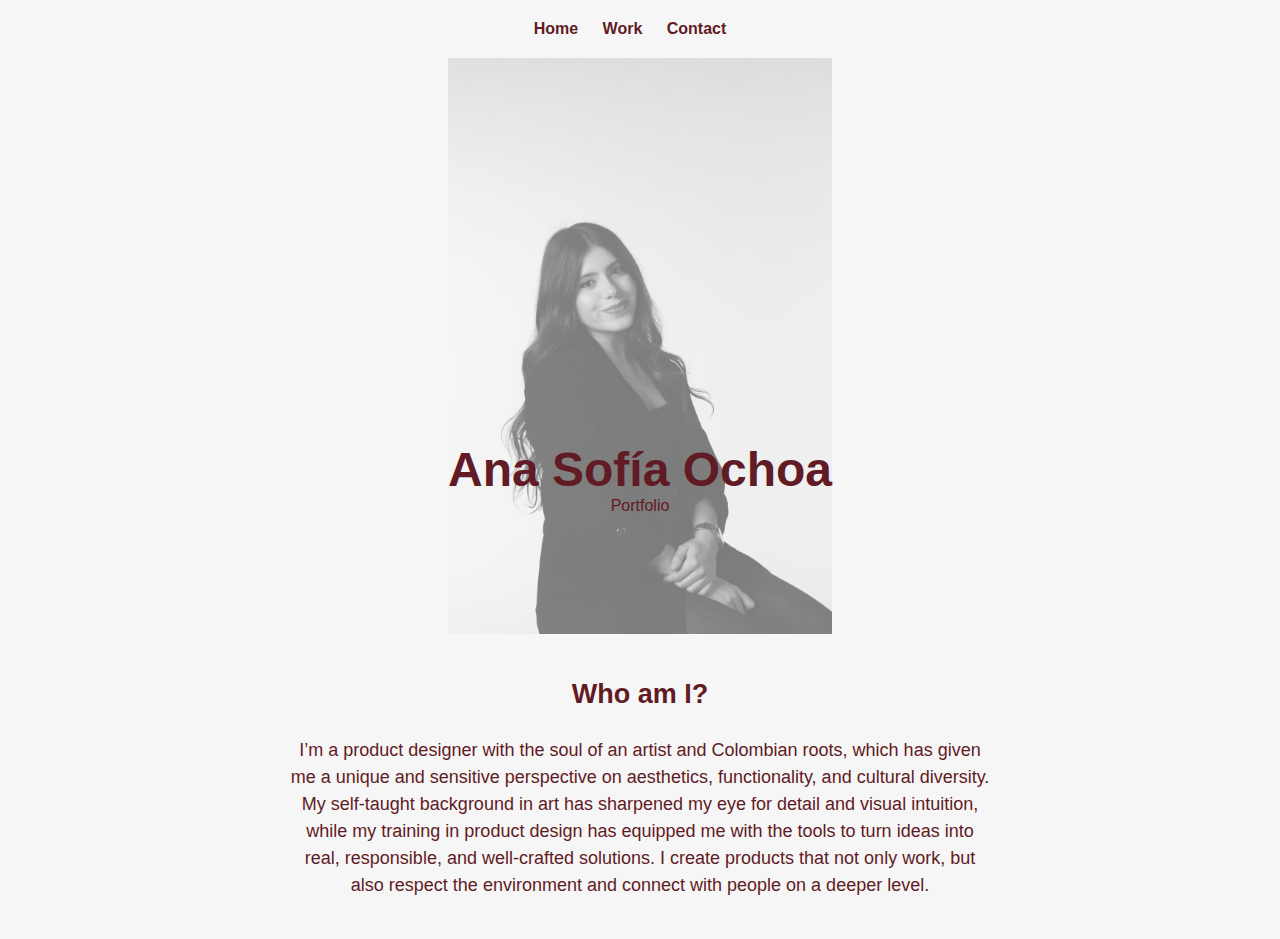
<file: index.html>
<!DOCTYPE html>
<html lang="en">
<head>
    <meta charset="UTF-8">
    <meta name="viewport" content="width=device-width, initial-scale=1.0">
    <link rel="stylesheet" href="css/navbar.css">
    <link rel="stylesheet" href="css/style.css">

</head>

<title>Ana Sofia Ochoa </title>

<body>

    <nav class="navbar">
    <a href="../index.html">Home</a>
    <a href="html/work.html">Work</a>
    <a href="html/contact.html">Contact</a>
</nav>

    
  <div class="imagenprincipal">
    <img src="img/principal.jpg" alt="Imagenprincipal">

    <div class="titulo-sobre-imagen"> 
        <h1>Ana Sofía Ochoa</h1>
        <h2></h2> Portfolio</h2>
    </div>

<div class="texto"> 
    <h2>Who am I? </h2>
    <p> I’m a product designer with the soul of an
artist and Colombian roots, which has given
me a unique and sensitive perspective on
aesthetics, functionality, and cultural diversity.
My self-taught background in art has sharpened
my eye for detail and visual intuition, while
my training in product design has equipped
me with the tools to turn ideas into real,
responsible, and well-crafted solutions.
I create products that not only work,
but also respect the environment and
connect with people on a deeper level. </p>
  </div>

</body>
</html>
</file>
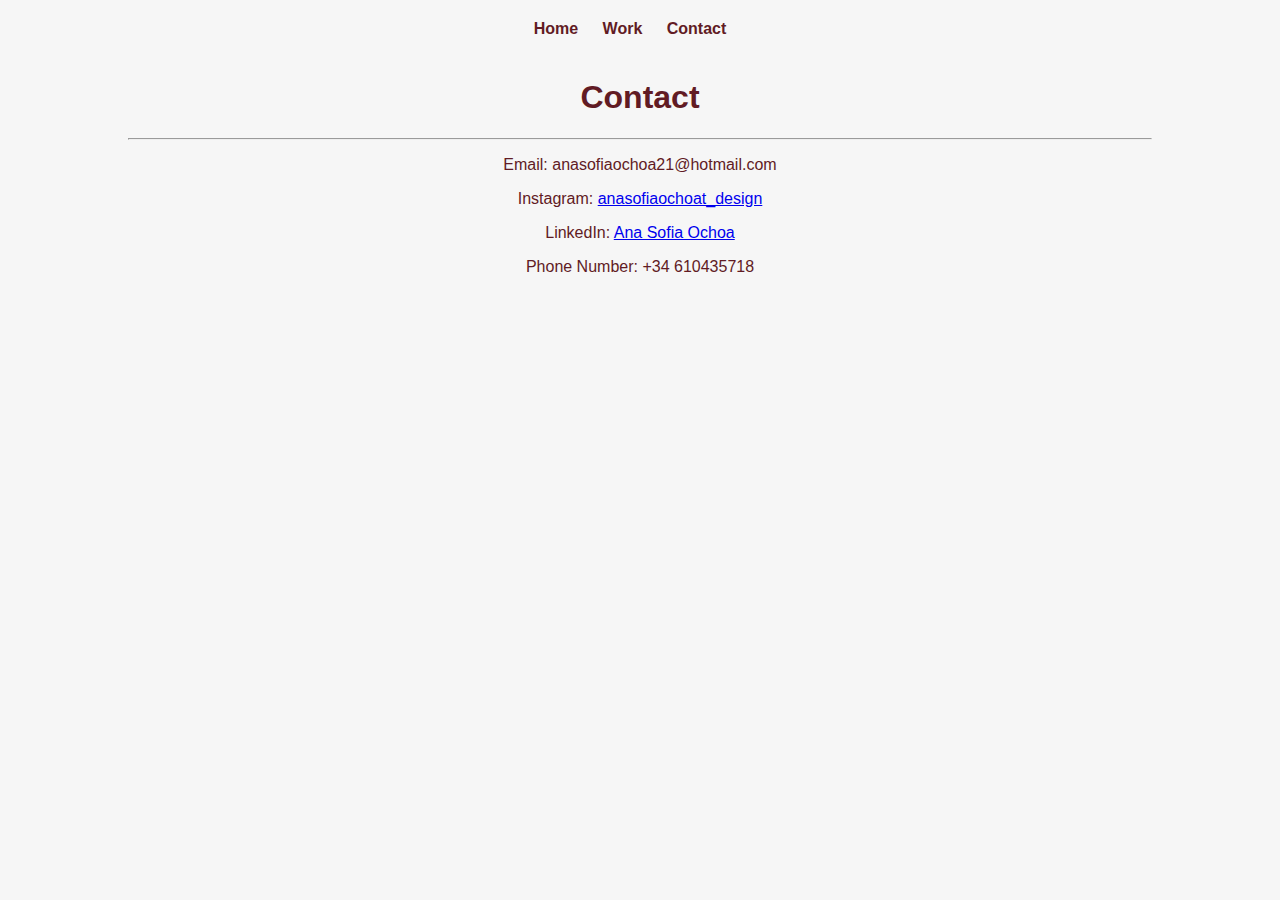
<file: contact.html>
<!DOCTYPE html>
<html lang="en">
<head>
    <meta charset="UTF-8">
    <meta name="viewport" content="width=device-width, initial-scale=1.0">
    <link rel="stylesheet" href="../css/style.css">
    <link rel="stylesheet" href="../css/navbar.css">

</head>
<title>Contact</title>

<body>


    <nav class="navbar">
        <a href="../index.html">Home</a>
        <a href="work.html">Work</a>
        <a href="contact.html">Contact</a>
    </nav>

    
    <div class="contact">
        <h1>Contact</h1>
        <hr> <!---lo aprendi de un tutorial-->

        
        <p>Email: anasofiaochoa21@hotmail.com</p>
        <p>Instagram: 
            <a href="https://www.instagram.com/anasofiaochoat_design/" target="_blank">
                anasofiaochoat_design
            </a>
        <p>LinkedIn: 
            <a href="https://www.linkedin.com/in/ana-sof%C3%ADa-ochoa-7a186433a/" target="_blank">
                Ana Sofia Ochoa
            </a>
        <p>Phone Number: +34 610435718</p>
    </div>

</body>
</html>
</file>
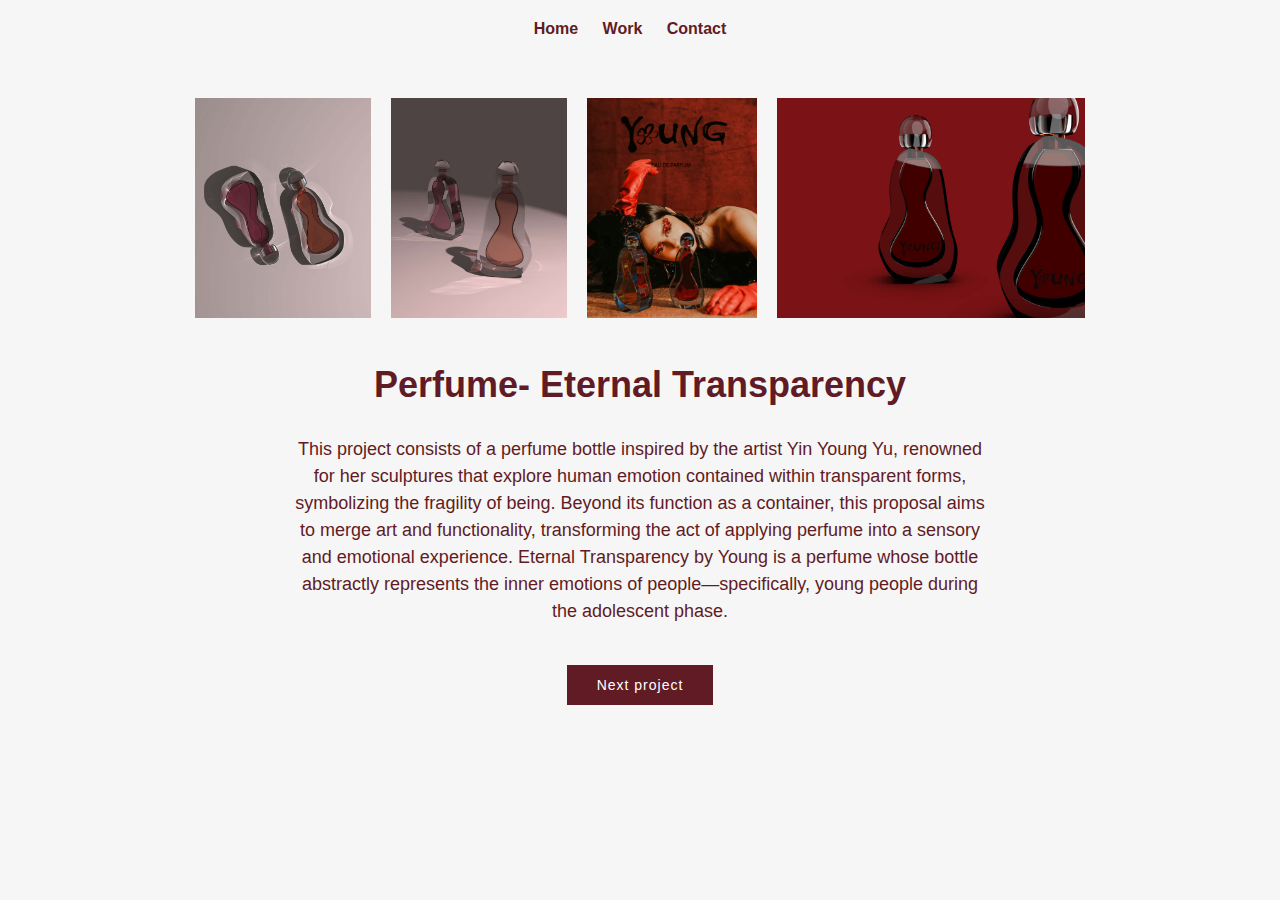
<file: perfume.html>
<!DOCTYPE html>
<html lang="es">

<head>
  <meta charset="UTF-8">
  <meta name="viewport" content="width=device-width, initial-scale=1.0">
  <link rel="stylesheet" href="../css/navbar.css">
  <link rel="stylesheet" href="../css/style.css">

</head>
<title>Perfume</title>

<body>

     <nav class="navbar">
        <a href="../index.html">Home</a>
        <a href="work.html">Work</a>
        <a href="contact.html">Contact</a>
    </nav>

 
    <div class="imagenesperfume">
    <img src="../img/perfume_2.jpg">
    <img src="../img/perfume_3.jpg">
    <img src="../img/perfume_context1.png">
    <img src="../img/perfume_context2.jpg">

    </div>

     <div class="texto">
    <h1>Perfume- Eternal Transparency</h1>

    <p>This project consists of a perfume bottle
inspired by the artist Yin Young Yu, renowned
for her sculptures that explore human emotion
contained within transparent forms, symbolizing
the fragility of being.

Beyond its function as a container, this
proposal aims to merge art and functionality,
transforming the act of applying perfume into a
sensory and emotional experience.


Eternal Transparency by Young is a perfume whose
bottle abstractly represents the inner emotions of
people—specifically, young people during the adolescent
phase. </p>
  </div>

<button id="botonNextProject" class="boton">
    Next project 
</button>

<script src="../js/main.js"></script>


</body>
</html>
</file>
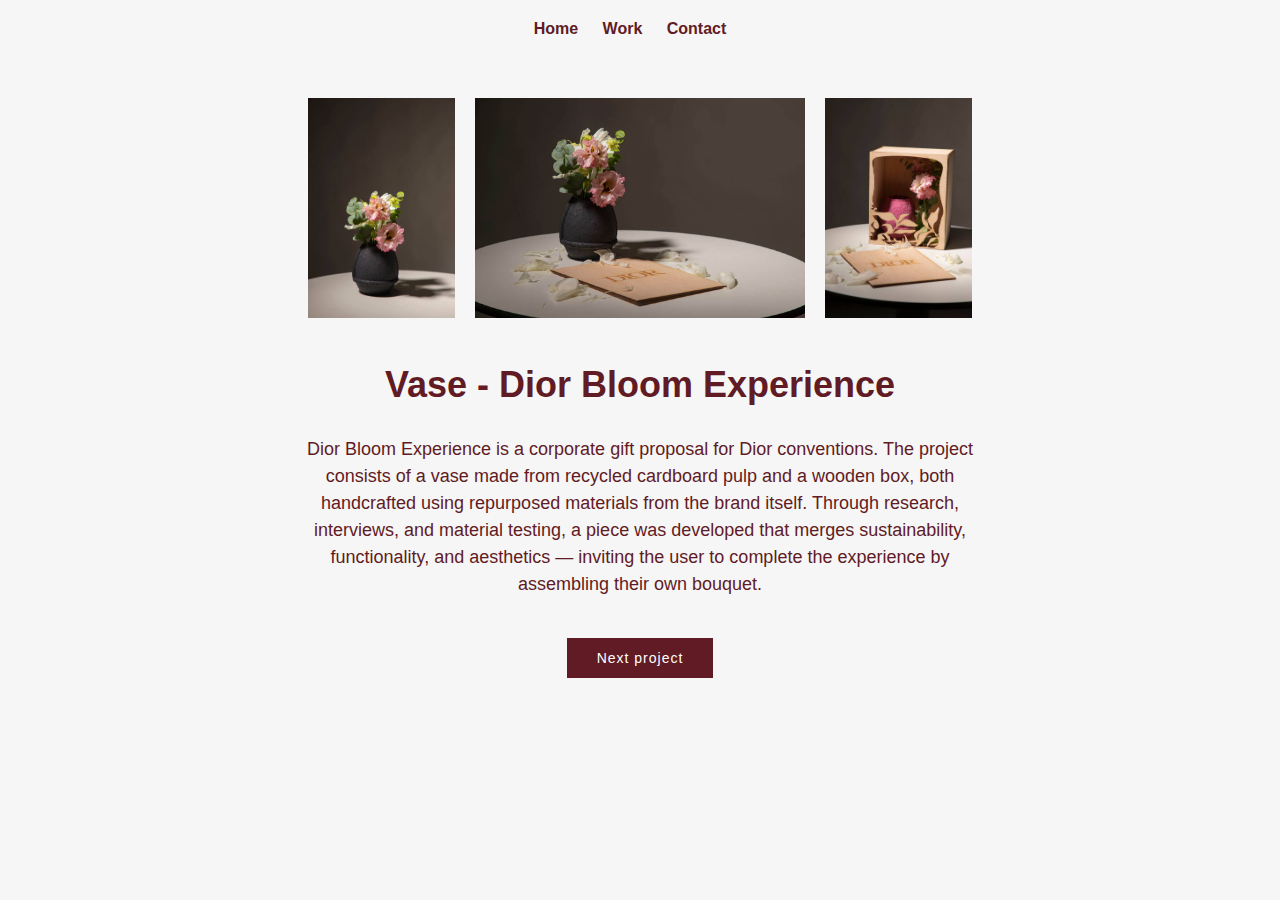
<file: vase.html>
<!--Para esta parte hice una misma plantilla 
que copie en todos los apartados de los trabajos-->
<!DOCTYPE html> 

<html lang="es">
<head>
  <meta charset="UTF-8">
  <meta name="viewport" content="width=device-width, initial-scale=1.0">
  <link rel="stylesheet" href="../css/navbar.css">
  <link rel="stylesheet" href="../css/style.css">

</head>
 <title>Vase</title>

<body>

    <nav class="navbar">
        <a href="../index.html">Home</a>
        <a href="work.html">Work</a>
        <a href="contact.html">Contact</a>
    </nav>


     <div class="imagenesvase">
    <img src="../img/vase.jpg">
    <img src="../img/vase_3.jpg">
    <img src="../img/vase_2.jpg">
    

    </div>

  <div class="texto">
    <h1>Vase - Dior Bloom Experience</h1>

    <p>Dior Bloom Experience is a corporate gift proposal for
Dior conventions. The project consists of a vase made
from recycled cardboard pulp and a wooden box, both
handcrafted using repurposed materials from the brand itself.
Through research, interviews, and material testing,
a piece was developed that merges sustainability,
functionality, and aesthetics — inviting the user to
complete the experience by assembling their own bouquet.  </p>
  </div>

<button id="botonNextProject" class="boton">
    Next project 
</button>

<script src="../js/main.js"></script>

</body>
</html>
</file>
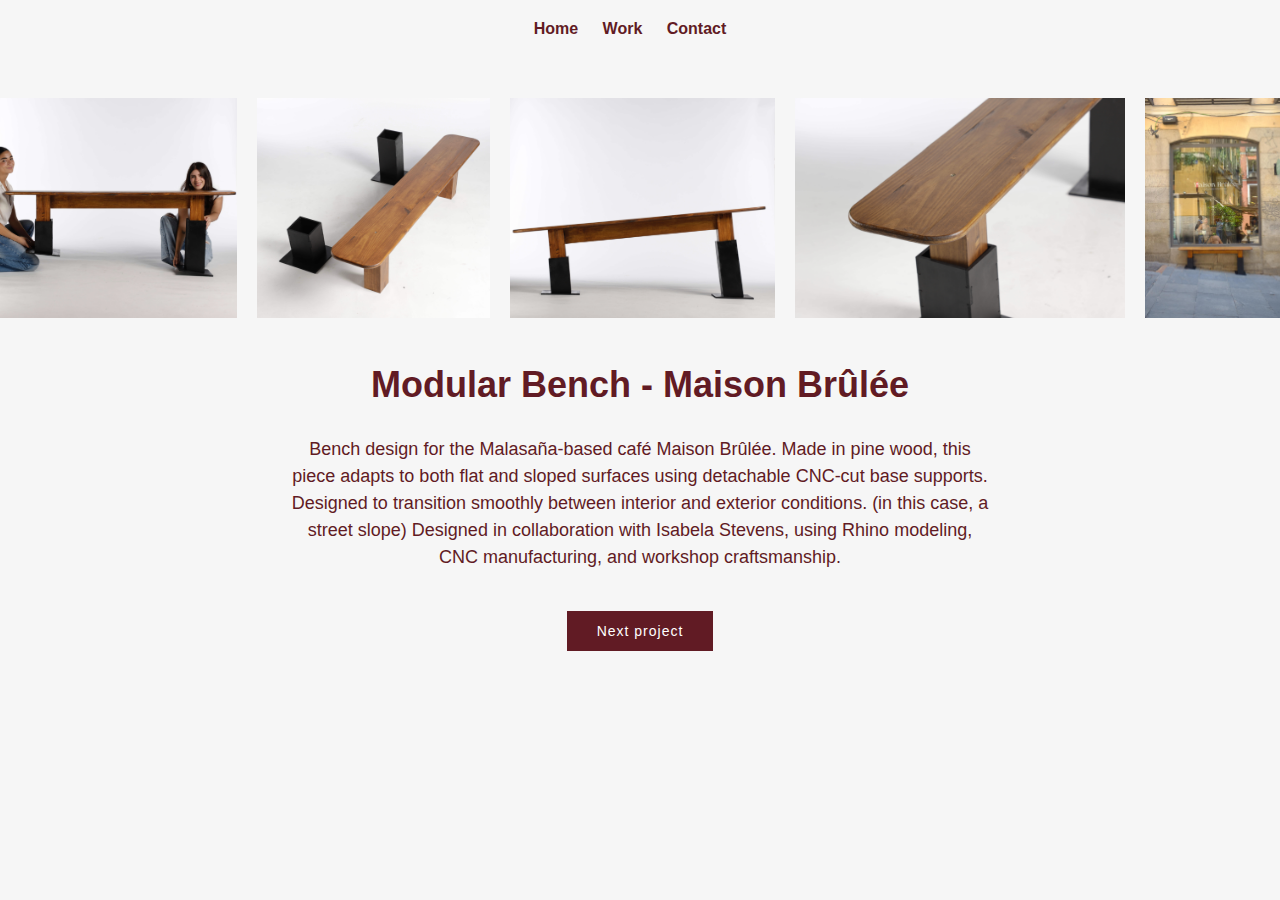
<file: html/bench.html>
<!DOCTYPE html>
<html lang="es">
<head>
  <meta charset="UTF-8">
  <meta name="viewport" content="width=device-width, initial-scale=1.0">
  <link rel="stylesheet" href="../css/navbar.css">
  <link rel="stylesheet" href="../css/style.css">

</head>
  <title>Bench</title>

<body>

    <nav class="navbar">
        <a href="../index.html">Home</a>
        <a href="work.html">Work</a>
        <a href="contact.html">Contact</a>
    </nav>

      <div class="imagenesbench">
    <img src="../img/bench_main.jpg">
    <img src="../img/bench_detail2.jpg">
    <img src="../img/bench_detail4.jpg">
    <img src="../img/bench_detail3.JPEG">
     <img src="../img/bench_context.JPEG">
    </div>

<div class="texto">

    <h1>Modular Bench -  Maison Brûlée </h1>

    <p>Bench design for the Malasaña-based café Maison Brûlée. Made in pine
wood, this piece adapts to both flat and sloped surfaces using detachable
CNC-cut base supports. Designed to transition smoothly between interior
and exterior conditions. (in this case, a street slope)
Designed in collaboration with Isabela Stevens, using Rhino modeling,
CNC manufacturing, and workshop craftsmanship.
  </p>
  </div>

<button id="botonNextProject" class="boton">
    Next project 
</button>

<script src="../js/main.js"></script>


</body>
</html>
</file>
<file: css/navbar.css>
.navbar {
  padding: 20px;
  text-align: center;
}

.navbar a {
  margin-right: 20px;
  color: #611B24;
  text-decoration:none ;
  font-family: Arial, sans-serif;
  font-weight: bold;
}

.navbar a:hover {
  color: #C0677C;
}
</file>
<file: css/style.css>
body {
  margin: 0;
  padding: 0;
  font-family: Arial, sans-serif;
  background: #f6f6f6;
  color: #611B24;
}

.home,
.contact {
  margin: auto;
  max-width: 1200px;
  padding: 0 10%;
  text-align: center;
}

/* home,imagen y titulo*/

.imagenprincipal {
  position: relative;
  width: 100%;
  text-align: center;
  margin-bottom: 40px;
}

.imagenprincipal img {
  width: 30%;
  height: auto;
  opacity: 0.5;
  display: block;
  margin: 0 auto;
}

.titulo-sobre-imagen {
  position: absolute;
  top: 50%;
  left: 50%;
  transform: translate(-50%, -50%);
}

.titulo-sobre-imagen h1 {
  font-size: 48px;
  margin: 0;
  color: #611B24;
}
.titulo-sobre-imagen h2 {
  font-size: 38px;
  margin: 0;
  color: #611B24;
}

.texto {
  max-width: 700px;
  margin: 40px auto;
  text-align: center;
  font-size: 18px;
  line-height: 1.5;
}

/* imagenes*/

/* AJUSTE SOLO PARA DESKTOP */

.imagenesbench,
.imageneskidsbench,
.imagenesvase,
.imagenesperfume {
  display: flex;
  justify-content: center;   /* centra las imágenes */
  align-items: center;
  gap: 20px;
  max-width: 1200px;         /* evita que se estiren */
  margin: 40px auto;
}

.imagenesbench img,
.imageneskidsbench img,
.imagenesvase img,
.imagenesperfume img {
  max-height: 220px;         /* 🔑 controla tamaño en desktop */
  width: auto;
  height: auto;
  object-fit: contain;
}

/* BOTÓN*/

.boton {
  display: block;
  margin: 40px auto;
  padding: 12px 30px;
  background-color: #611B24;
  color: white;
  border: none;
  cursor: pointer;
  font-size: 14px;
  letter-spacing: 1px;
}

.boton:hover {
  background-color: #6E7A57;
}


@media (max-width: 768px) {

  /* quitar superposición */
  .titulo-sobre-imagen {
    position: static;
    transform: none;
    margin-bottom: 20px;
  }

  .titulo-sobre-imagen h1 {
    font-size: 40px;
  }
    .titulo-sobre-imagen h2 {
    font-size: 30px;
  }

  .imagenprincipal img {
    width: 70%;
  }

  .texto {
    padding: 0 20px;
    font-size: 16px;
  }

  /* imagene scroll horizontal solo en móvil */
  .imagenesbench,
  .imageneskidsbench,
  .imagenesvase,
  .imagenesperfume {
    overflow-x: auto;
    overflow-y: hidden;
    justify-content: flex-start;
  }

  .imagenesbench img,
  .imageneskidsbench img,
  .imagenesvase img,
  .imagenesperfume img {
    flex-shrink: 0;
    height: 220px;
  }
}
</file>
